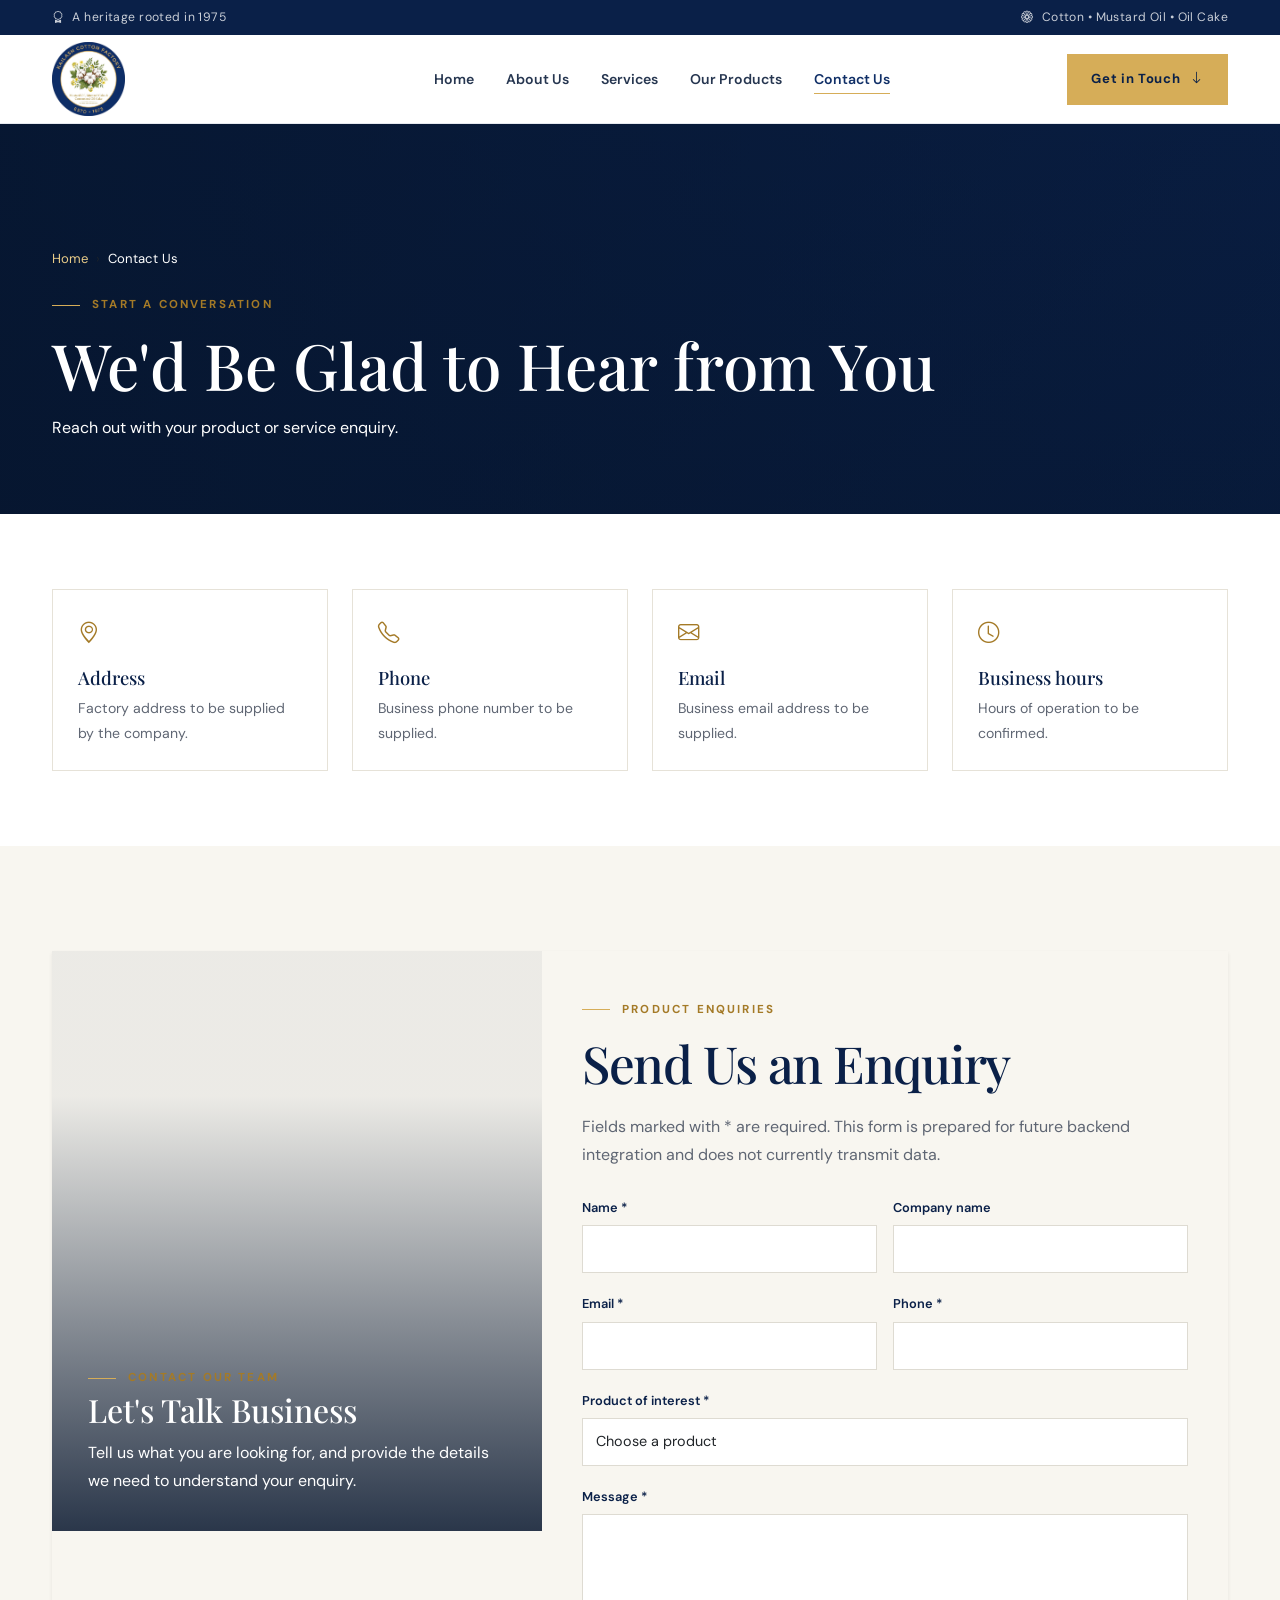
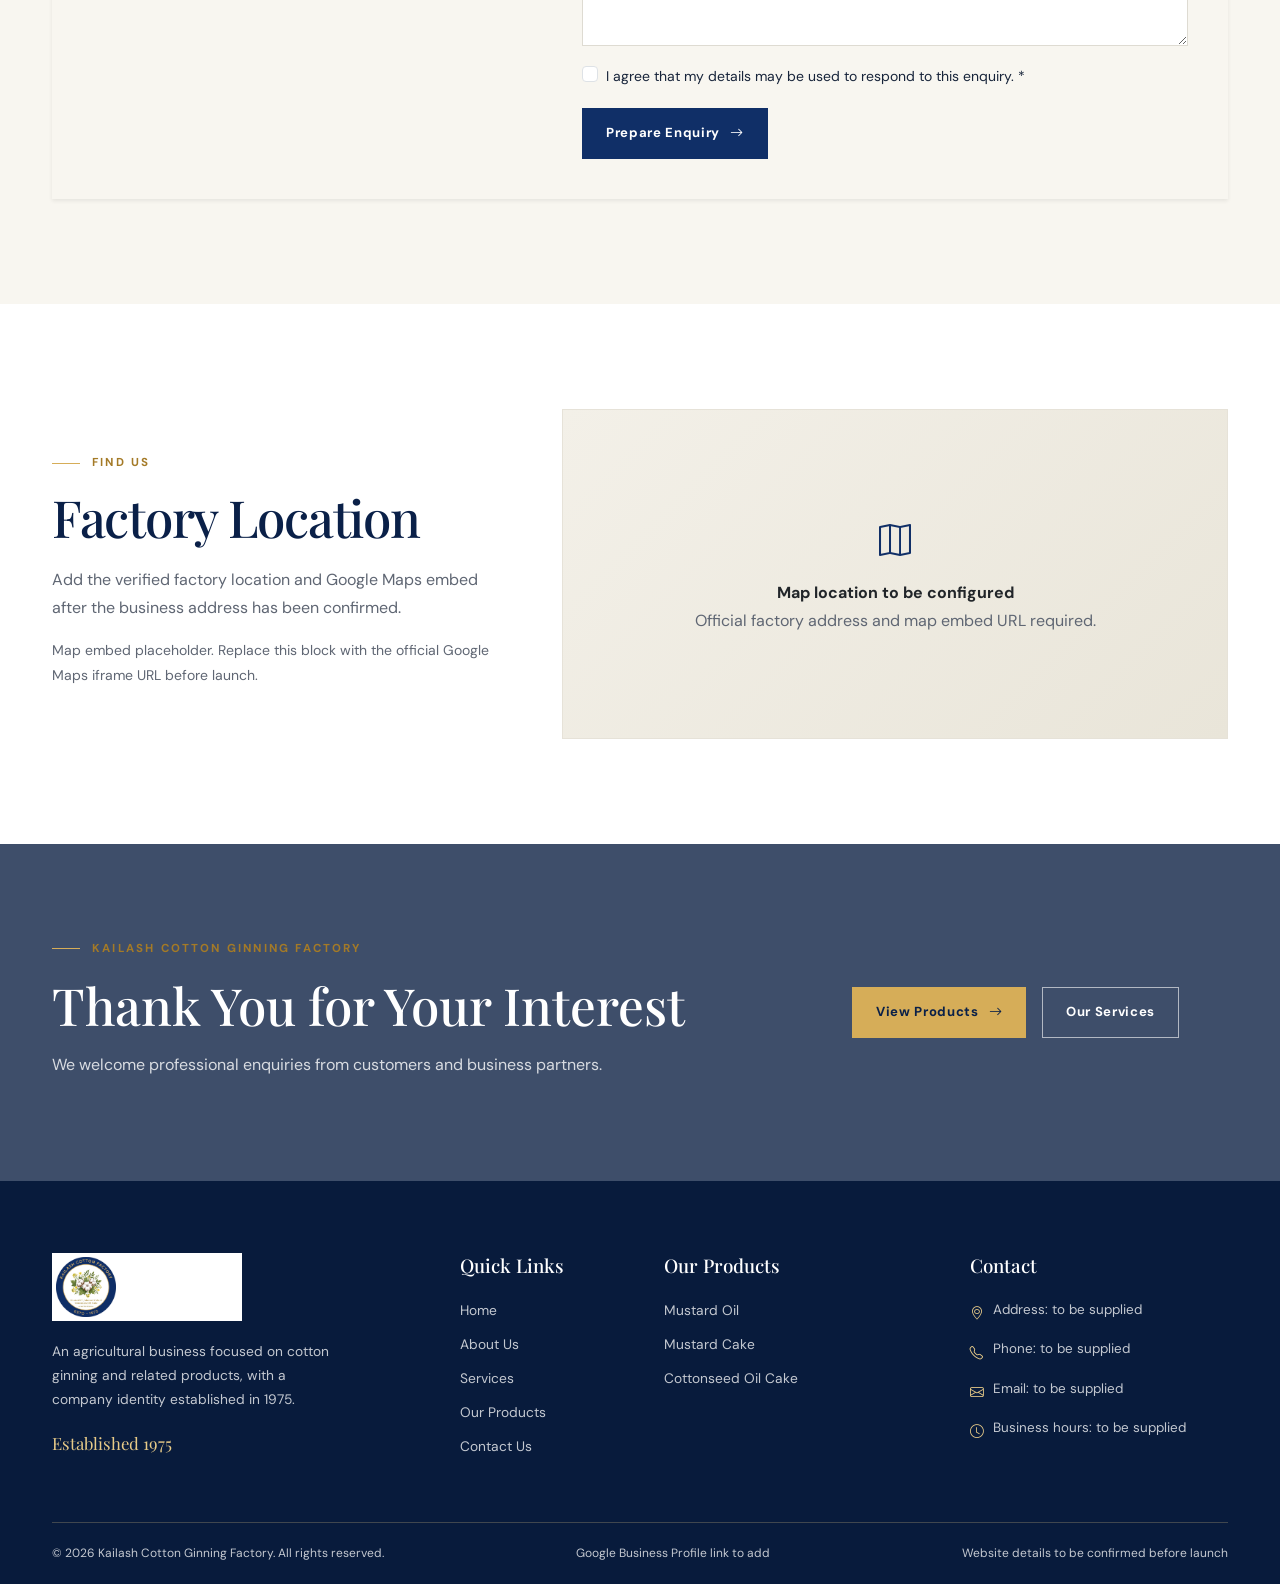
<file: contact.html>
<!doctype html>
<html lang="en">
<head>
<meta charset="utf-8">
<meta name="viewport" content="width=device-width,initial-scale=1">
<title>Contact Us | Kailash Cotton Ginning Factory</title>
<meta name="description" content="Contact Kailash Cotton Ginning Factory to enquire about mustard oil, mustard cake, cottonseed oil cake and related services.">
<meta name="theme-color" content="#0a2048">
<meta property="og:type" content="website">
<meta property="og:title" content="Contact | Kailash Cotton Ginning Factory">
<meta property="og:description" content="Get in touch with us about products and services.">
<link rel="canonical" href="https://YOUR-PRODUCTION-DOMAIN/contact.html">
<link rel="icon" type="image/png" href="assets/images/logo.png">
<link href="https://cdn.jsdelivr.net/npm/bootstrap@5.3.3/dist/css/bootstrap.min.css" rel="stylesheet">
<link rel="stylesheet" href="https://cdn.jsdelivr.net/npm/bootstrap-icons@1.11.3/font/bootstrap-icons.min.css">
<link rel="stylesheet" href="assets/css/style.css">
<link rel="stylesheet" href="assets/css/responsive.css">
<script type="application/ld+json">{"@context":"https://schema.org","@type":"Organization","name":"Kailash Cotton Ginning Factory","foundingDate":"1975"}</script>
</head>
<body>
<a class="skip-link" href="#main">Skip to content</a>
<div class="topbar">
<div class="container topbar-inner">
<span class="topbar-label">
<i class="bi bi-award">
</i> A heritage rooted in 1975</span>
<span class="topbar-label">
<i class="bi bi-flower1">
</i> Cotton • Mustard Oil • Oil Cake</span>
</div>
</div>
<header class="site-header">
<nav class="container nav-wrap" aria-label="Main navigation">
<a class="brand" href="index.html" aria-label="Kailash Cotton Ginning Factory home">
<img src="assets/images/logo.png" alt="Kailash Cotton Ginning Factory logo">
</a>
<button class="nav-toggle" aria-label="Toggle navigation" aria-expanded="false" aria-controls="primary-menu">
<i class="bi bi-list">
</i>
</button>
<ul class="nav-links" id="primary-menu">
<li>
<a href="index.html">Home</a>
</li>
<li>
<a href="about.html">About Us</a>
</li>
<li>
<a href="services.html">Services</a>
</li>
<li>
<a href="products.html">Our Products</a>
</li>
<li>
<a href="contact.html" aria-current="page">Contact Us</a>
</li>
</ul>
<a class="btn-gold nav-cta" href="#enquiry">Get in Touch <i class="bi bi-arrow-down">
</i>
</a>
</nav>
</header>
<main id="main">
<section class="page-hero contact-hero">
<div class="container">
<nav aria-label="Breadcrumb">
<ol class="breadcrumb">
<li class="breadcrumb-item">
<a href="index.html">Home</a>
</li>
<li class="breadcrumb-item active" aria-current="page">Contact Us</li>
</ol>
</nav>
<span class="eyebrow mt-4">Start a conversation</span>
<h1>We'd Be Glad to Hear from You</h1>
<p class="mb-0">Reach out with your product or service enquiry.</p>
</div>
</section>
<section class="section-pad-sm">
<div class="container">
<div class="row g-4">
<div class="col-sm-6 col-lg-3">
<article class="info-card">
<i class="bi bi-geo-alt">
</i>
<h3>Address</h3>
<p>Factory address to be supplied by the company.</p>
</article>
</div>
<div class="col-sm-6 col-lg-3">
<article class="info-card">
<i class="bi bi-telephone">
</i>
<h3>Phone</h3>
<p>Business phone number to be supplied.</p>
</article>
</div>
<div class="col-sm-6 col-lg-3">
<article class="info-card">
<i class="bi bi-envelope">
</i>
<h3>Email</h3>
<p>Business email address to be supplied.</p>
</article>
</div>
<div class="col-sm-6 col-lg-3">
<article class="info-card">
<i class="bi bi-clock">
</i>
<h3>Business hours</h3>
<p>Hours of operation to be confirmed.</p>
</article>
</div>
</div>
</div>
</section>
<section class="section-pad bg-ivory" id="enquiry">
<div class="container">
<div class="row g-0 shadow-sm">
<div class="col-lg-5">
<div class="contact-image contact-factory">
<div class="contact-image-content">
<span class="eyebrow">Contact our team</span>
<h3>Let's Talk Business</h3>
<p class="mb-0">Tell us what you are looking for, and provide the details we need to understand your enquiry.</p>
</div>
</div>
</div>
<div class="col-lg-7">
<div class="form-panel">
<span class="eyebrow">Product enquiries</span>
<h2 class="section-heading">Send Us an Enquiry</h2>
<p class="text-muted-custom mb-4">Fields marked with * are required. This form is prepared for future backend integration and does not currently transmit data.</p>
<form class="enquiry-form" action="" method="post">
<div class="row g-3">
<div class="col-md-6">
<label class="form-label" for="contact-name">Name *</label>
<input class="form-control" id="contact-name" name="name" autocomplete="name" required>
</div>
<div class="col-md-6">
<label class="form-label" for="contact-company">Company name</label>
<input class="form-control" id="contact-company" name="company" autocomplete="organization">
</div>
<div class="col-md-6">
<label class="form-label" for="contact-email">Email *</label>
<input class="form-control" id="contact-email" name="email" type="email" autocomplete="email" required>
</div>
<div class="col-md-6">
<label class="form-label" for="contact-phone">Phone *</label>
<input class="form-control" id="contact-phone" name="phone" type="tel" autocomplete="tel" required>
</div>
<div class="col-12">
<label class="form-label" for="contact-product">Product of interest *</label>
<select class="form-select" id="contact-product" name="product" required>
<option value="">Choose a product</option>
<option>Mustard Oil</option>
<option>Mustard Cake</option>
<option>Cottonseed Oil Cake</option>
<option>Other</option>
</select>
</div>
<div class="col-12">
<label class="form-label" for="contact-message">Message *</label>
<textarea class="form-control" id="contact-message" name="message" required>
</textarea>
</div>
<div class="col-12">
<div class="form-check">
<input class="form-check-input" type="checkbox" value="yes" id="contact-consent" required>
<label class="form-check-label small" for="contact-consent">I agree that my details may be used to respond to this enquiry. *</label>
</div>
</div>
<div class="col-12">
<div class="form-message alert alert-warning" aria-live="polite">
</div>
<button class="btn-navy" type="submit">Prepare Enquiry <i class="bi bi-arrow-right">
</i>
</button>
</div>
</div>
</form>
</div>
</div>
</div>
</div>
</section>
<section class="section-pad">
<div class="container">
<div class="row align-items-center g-5">
<div class="col-lg-5">
<span class="eyebrow">Find us</span>
<h2 class="section-heading">Factory Location</h2>
<p class="text-muted-custom">Add the verified factory location and Google Maps embed after the business address has been confirmed.</p>
<p class="small text-muted-custom">Map embed placeholder. Replace this block with the official Google Maps iframe URL before launch.</p>
</div>
<div class="col-lg-7">
<div class="map-placeholder" role="note">
<div>
<i class="bi bi-map">
</i>
<strong class="d-block text-dark">Map location to be configured</strong>
<span>Official factory address and map embed URL required.</span>
</div>
</div>
</div>
</div>
</div>
</section>
<section class="cta-band cta-fields">
<div class="container">
<div class="row align-items-center">
<div class="col-lg-8">
<span class="eyebrow">Kailash Cotton Ginning Factory</span>
<h2>Thank You for Your Interest</h2>
<p>We welcome professional enquiries from customers and business partners.</p>
</div>
<div class="col-lg-4 d-flex flex-wrap gap-3 mt-3 mt-lg-0">
<a class="btn-gold" href="products.html">View Products <i class="bi bi-arrow-right">
</i>
</a>
<a class="btn-outline-light" href="services.html">Our Services</a>
</div>
</div>
</div>
</section>
</main>
<footer class="site-footer">
<div class="container">
<div class="row g-5">
<div class="col-lg-4 footer-about">
<a href="index.html">
<img class="footer-logo" src="assets/images/logo.png" alt="Kailash Cotton Ginning Factory logo">
</a>
<p>An agricultural business focused on cotton ginning and related products, with a company identity established in 1975.</p>
<span class="footer-established">Established 1975</span>
</div>
<div class="col-6 col-lg-2">
<h2 class="footer-title">Quick Links</h2>
<ul class="footer-links">
<li>
<a href="index.html">Home</a>
</li>
<li>
<a href="about.html">About Us</a>
</li>
<li>
<a href="services.html">Services</a>
</li>
<li>
<a href="products.html">Our Products</a>
</li>
<li>
<a href="contact.html">Contact Us</a>
</li>
</ul>
</div>
<div class="col-6 col-lg-3">
<h2 class="footer-title">Our Products</h2>
<ul class="footer-links">
<li>
<a href="products.html#mustard-oil">Mustard Oil</a>
</li>
<li>
<a href="products.html#mustard-cake">Mustard Cake</a>
</li>
<li>
<a href="products.html#cottonseed-oil-cake">Cottonseed Oil Cake</a>
</li>
</ul>
</div>
<div class="col-lg-3">
<h2 class="footer-title">Contact</h2>
<div class="footer-contact">
<i class="bi bi-geo-alt">
</i>
<span>Address: to be supplied</span>
</div>
<div class="footer-contact">
<i class="bi bi-telephone">
</i>
<span>Phone: to be supplied</span>
</div>
<div class="footer-contact">
<i class="bi bi-envelope">
</i>
<span>Email: to be supplied</span>
</div>
<div class="footer-contact">
<i class="bi bi-clock">
</i>
<span>Business hours: to be supplied</span>
</div>
</div>
</div>
<div class="footer-bottom">
<span>© 2026 Kailash Cotton Ginning Factory. All rights reserved.</span>
<span>Google Business Profile link to add</span>
<span>Website details to be confirmed before launch</span>
</div>
</div>
</footer>
<a class="back-top" href="#main" aria-label="Back to top">
<i class="bi bi-arrow-up">
</i>
</a>
<script src="assets/js/main.js" defer>
</script>
</body>
</html>
</file>
<file: assets/css/style.css>
@import url('https://fonts.googleapis.com/css2?family=DM+Sans:wght@400;500;600;700&family=Playfair+Display:wght@500;600;700&display=swap');

:root{--navy:#102f67;--deep:#0a2048;--gold:#d6ad58;--gold-light:#e8cb88;--ivory:#f8f6f0;--ink:#17243a;--muted:#5f6673;--line:#e6e2d8;--white:#fff;--serif:'Playfair Display',Georgia,serif;--sans:'DM Sans',Arial,sans-serif;--shadow:0 20px 60px rgba(10,32,72,.12)}

*{box-sizing:border-box}
html{scroll-behavior:smooth;scroll-padding-top:100px}
body{margin:0;color:var(--ink);font-family:var(--sans);font-size:16px;line-height:1.75;background:#fff;overflow-x:hidden}
img{max-width:100%;height:auto}
a{color:inherit;text-decoration:none}
button,input,select,textarea{font:inherit}
::selection{background:var(--gold-light);color:var(--deep)}
.container{max-width:1200px}
.serif{font-family:var(--serif)}
.eyebrow{display:inline-flex;align-items:center;gap:12px;color:#a47a27;text-transform:uppercase;font-size:.72rem;font-weight:700;letter-spacing:.19em}
.eyebrow:before{content:"";width:28px;height:1px;background:var(--gold)}
.section-heading{font-family:var(--serif);font-size:clamp(2.1rem,4vw,3.45rem);line-height:1.13;color:var(--deep);font-weight:500;letter-spacing:-.025em;margin:15px 0 20px}
.section-lead{font-size:1.06rem;color:var(--muted);max-width:650px}
.section-pad{padding:105px 0}
.section-pad-sm{padding:75px 0}
.bg-ivory{background:var(--ivory)}
.text-muted-custom{color:var(--muted)}


.topbar{background:var(--deep);color:rgba(255,255,255,.78);font-size:.76rem;letter-spacing:.035em;padding:7px 0}
.topbar-inner{display:flex;justify-content:space-between;align-items:center;gap:16px}
.topbar-label{display:flex;align-items:center;gap:8px}
.site-header{position:sticky;top:0;z-index:1000;background:rgba(255,255,255,.97);border-bottom:1px solid rgba(16,47,103,.1);transition:box-shadow .25s ease}
.site-header.is-scrolled{box-shadow:0 8px 30px rgba(10,32,72,.1)}
.nav-wrap{min-height:88px;display:flex;align-items:center;justify-content:space-between;gap:28px}
.brand{display:flex;align-items:center;min-width:180px}
.brand img{display:block;width:205px;max-height:74px;object-fit:contain;object-position:left center}
.nav-links{display:flex;align-items:center;gap:clamp(16px,2.5vw,34px);list-style:none;padding:0;margin:0}
.nav-links a{font-size:.88rem;font-weight:600;color:#263650;position:relative;padding:10px 0}
.nav-links a:after{position:absolute;content:"";height:1px;left:0;bottom:4px;width:0;background:var(--gold);transition:width .25s}
.nav-links a:hover:after,.nav-links a[aria-current="page"]:after{width:100%}
.nav-links a[aria-current="page"]{color:var(--navy)}
.nav-cta{white-space:nowrap}
.nav-toggle{display:none;border:1px solid var(--line);background:white;color:var(--deep);width:44px;height:44px;align-items:center;justify-content:center;font-size:1.35rem}
.btn-gold,.btn-outline-light,.btn-navy{display:inline-flex;align-items:center;justify-content:center;gap:10px;padding:13px 23px;border:1px solid var(--gold);font-size:.82rem;letter-spacing:.05em;font-weight:700;transition:all .25s ease}
.btn-gold{background:var(--gold);color:var(--deep)}
.btn-gold:hover{background:var(--gold-light);border-color:var(--gold-light);color:var(--deep);transform:translateY(-2px)}
.btn-navy{background:var(--navy);border-color:var(--navy);color:#fff}
.btn-navy:hover{background:var(--deep);color:#fff;transform:translateY(-2px)}
.btn-outline-light{border-color:rgba(255,255,255,.6);color:#fff;background:transparent}
.btn-outline-light:hover{background:#fff;color:var(--deep)}
.text-link{font-size:.85rem;color:var(--navy);font-weight:700;display:inline-flex;gap:10px;align-items:center;border-bottom:1px solid var(--gold);padding-bottom:4px}
.text-link i{transition:transform .2s}
.text-link:hover i{transform:translateX(4px)}


.hero{position:relative;min-height:min(730px,calc(100vh - 108px));display:flex;align-items:center;color:#fff;background:#182b3e;overflow:hidden}
.hero-slide{position:absolute;inset:0;opacity:0;visibility:hidden;transition:opacity .9s ease,visibility .9s}
.hero-slide.is-active{opacity:1;visibility:visible}
.hero-slide:before{content:"";position:absolute;inset:0;background:linear-gradient(90deg,rgba(6,21,45,.83) 0%,rgba(6,21,45,.65) 45%,rgba(6,21,45,.16) 100%),linear-gradient(0deg,rgba(6,21,45,.25),transparent 50%);z-index:1}
.hero-bg{position:absolute;inset:0;background-size:cover;background-position:center;transform:scale(1.04);transition:transform 7s ease}
.hero-slide.is-active .hero-bg{transform:scale(1)}
.hero-content{position:relative;z-index:2;width:min(760px,100%);padding:100px 0 130px}
.hero .eyebrow{color:var(--gold-light)}
.hero h1{font:500 clamp(3rem,6vw,5.75rem)/1.05 var(--serif);letter-spacing:-.035em;margin:22px 0}
.hero p{font-size:clamp(1rem,1.5vw,1.18rem);max-width:600px;color:rgba(255,255,255,.84);margin-bottom:32px}
.hero-actions{display:flex;gap:13px;flex-wrap:wrap}
.hero-controls{position:absolute;z-index:5;bottom:38px;left:50%;transform:translateX(-50%);display:flex;align-items:center;justify-content:space-between;width:min(1200px,calc(100% - 48px));pointer-events:none}
.hero-control,.hero-dot{pointer-events:auto}
.hero-control{border:1px solid rgba(255,255,255,.45);color:white;background:rgba(10,32,72,.18);width:45px;height:45px;display:grid;place-items:center;transition:.2s}
.hero-control:hover{background:var(--gold);color:var(--deep)}
.hero-dots{display:flex;gap:10px;position:absolute;left:50%;transform:translateX(-50%)}
.hero-dot{width:8px;height:8px;border-radius:50%;border:0;padding:0;background:rgba(255,255,255,.5);transition:.2s}
.hero-dot.is-active{background:var(--gold);width:26px;border-radius:8px}

.page-hero{position:relative;min-height:390px;display:flex;align-items:end;padding:72px 0;color:#fff;background-position:center;background-size:cover;background-color:var(--deep)}
.page-hero:before{content:"";position:absolute;inset:0;background:linear-gradient(90deg,rgba(6,21,45,.82),rgba(6,21,45,.28)),linear-gradient(0deg,rgba(6,21,45,.35),transparent)}
.page-hero .container{position:relative;z-index:1}
.page-hero h1{font:500 clamp(2.8rem,5vw,4.6rem)/1.08 var(--serif);margin:15px 0}
.breadcrumb{--bs-breadcrumb-divider:'›';margin:0;color:rgba(255,255,255,.73);font-size:.82rem}
.breadcrumb-item a{color:var(--gold-light)}
.breadcrumb-item.active{color:#fff}


.editorial-media{position:relative;padding:0 35px 40px 0}
.editorial-media>img{width:100%;height:520px;object-fit:cover;display:block}
.editorial-media .editorial-main{width:92%;height:500px}
.editorial-media .editorial-inset{position:absolute;right:0;bottom:48px;width:48%;height:220px;object-fit:cover;border:8px solid #fff;box-shadow:0 14px 36px rgba(10,32,72,.18)}
.editorial-media:after{content:"";position:absolute;right:0;bottom:0;width:65%;height:80%;border:1px solid var(--gold);z-index:-1}
.established-badge{position:absolute;left:-18px;top:28px;background:var(--deep);color:white;width:136px;height:136px;border:1px solid var(--gold);display:grid;align-content:center;justify-items:center;text-align:center;line-height:1.2;z-index:2}
.established-badge small{font-size:.57rem;color:var(--gold-light);letter-spacing:.16em;margin-bottom:5px}
.established-badge strong{font:500 2rem var(--serif);color:var(--gold-light)}
.established-badge span{font-size:.61rem;text-transform:uppercase;letter-spacing:.1em;margin-top:5px}
.editorial-caption{position:absolute;left:0;bottom:9px;color:#7a6640;font-size:.67rem;letter-spacing:.08em;text-transform:uppercase}
.editorial-caption span{color:#ad842f;margin-right:8px}
.story-highlights{display:grid;grid-template-columns:repeat(3,1fr);margin:26px 0 25px;border-top:1px solid var(--line);border-bottom:1px solid var(--line)}
.story-highlights>div{padding:15px 12px 15px 0;border-right:1px solid var(--line)}
.story-highlights>div+div{padding-left:16px}
.story-highlights>div:last-child{border-right:0}
.story-highlights strong{display:block;font:500 1.12rem var(--serif);color:var(--navy);line-height:1.25}
.story-highlights span{display:block;margin-top:4px;color:var(--muted);font-size:.66rem;line-height:1.35;letter-spacing:.055em;text-transform:uppercase}
.about-simple{background:#fff}
.about-simple .editorial-media{padding:0}
.about-simple .editorial-media:after,.about-simple .editorial-inset,.about-simple .editorial-caption{display:none}
.about-simple .editorial-media .editorial-main{width:100%;height:485px}
.about-simple .established-badge{left:auto;top:auto;right:14px;bottom:14px;width:auto;height:auto;padding:10px 16px;display:flex;align-items:center;gap:9px}
.about-simple .established-badge small{display:none}
.about-simple .established-badge strong{font-size:1.25rem}
.about-simple .established-badge span{font-size:.6rem;margin:0}
.about-points{display:grid;grid-template-columns:repeat(4,minmax(0,1fr));gap:12px;margin:23px 0 24px}
.about-point{display:flex;align-items:center;gap:9px;min-width:0}
.about-point>i{flex:0 0 38px;width:38px;height:38px;border:1px solid var(--gold);border-radius:50%;display:grid;place-items:center;color:var(--navy);font-size:.95rem}
.about-point strong,.about-point small{display:block;line-height:1.3}
.about-point strong{font-size:.68rem;color:var(--deep)}
.about-point small{font-size:.61rem;color:var(--muted);margin-top:3px}
.story-copy p{color:var(--muted)}
.product-card{height:100%;background:#fff;border:1px solid #ece9e1;border-radius:14px;overflow:hidden;transition:transform .3s ease,box-shadow .3s ease,border-color .3s ease}
.product-card:hover{transform:translateY(-7px);box-shadow:0 22px 48px rgba(10,32,72,.16);border-color:rgba(214,173,88,.7)}
.product-card-img{width:100%;height:275px;object-fit:cover;display:block;transition:transform .55s ease}
.product-card:hover .product-card-img{transform:scale(1.045)}
.product-card-body{padding:25px 26px 28px}
.product-card h3{font:500 1.55rem var(--serif);color:var(--deep);margin:0 0 10px}
.product-card p{font-size:.92rem;color:var(--muted);min-height:78px;margin-bottom:18px}
.product-index{font-size:.68rem;letter-spacing:.13em;color:#a47a27;border-bottom:1px solid var(--gold);padding-bottom:10px;display:block;margin-bottom:16px}
.service-card{height:100%;padding:34px 30px;border-top:2px solid var(--gold);background:#fff}
.service-icon{width:55px;height:55px;border:1px solid var(--gold-light);color:var(--navy);display:grid;place-items:center;font-size:1.45rem;margin-bottom:24px}
.service-card h3{font:500 1.43rem var(--serif);color:var(--deep);margin-bottom:12px}
.service-card p{font-size:.92rem;color:var(--muted);margin:0}
.services-overview{background:var(--ivory)}
.services-intro .section-heading{max-width:320px}
.services-intro .section-lead{font-size:1rem}
.service-list{background:#fff;border:1px solid #e8e3d8}
.service-row{display:grid;grid-template-columns:36px 48px minmax(0,1fr) 38px;align-items:center;gap:17px;padding:22px 24px;border-bottom:1px solid #ece8df;transition:background .25s ease,padding .25s ease}
.service-row:last-child{border-bottom:0}
.service-row:hover{background:#fffdf8;padding-left:29px}
.service-row-number{font:500 .86rem var(--serif);color:#a47a27}
.service-row-icon{width:46px;height:46px;border:1px solid var(--gold-light);border-radius:50%;display:grid;place-items:center;color:var(--navy);font-size:1.15rem}
.service-row-copy h3{font:500 1.28rem var(--serif);color:var(--deep);margin:0 0 5px}
.service-row-copy p{font-size:.84rem;color:var(--muted);line-height:1.55;margin:0}
.service-row-link{width:36px;height:36px;display:grid;place-items:center;color:var(--navy);border:1px solid transparent;transition:all .2s ease}
.service-row-link:hover{color:#fff;background:var(--navy);border-color:var(--navy)}
.process-strip{display:grid;grid-template-columns:repeat(4,1fr);position:relative;gap:0}
.process-strip:before{content:"";height:1px;background:#d9c489;position:absolute;top:24px;left:12.5%;right:12.5%}
.process-step{position:relative;padding:0 22px;text-align:center}
.process-number{width:48px;height:48px;margin:0 auto 20px;border:1px solid var(--gold);border-radius:50%;display:grid;place-items:center;background:var(--ivory);color:var(--deep);font:500 1.1rem var(--serif);position:relative;z-index:1}
.process-step h3{font:500 1.2rem var(--serif);color:var(--deep);margin-bottom:9px}
.process-step p{font-size:.86rem;color:var(--muted)}

.values-band{background:var(--deep);color:#fff;padding:88px 0;position:relative;overflow:hidden}
.values-band:after{content:"";position:absolute;right:-70px;top:-170px;width:480px;height:480px;border:1px solid rgba(214,173,88,.14);border-radius:50%;box-shadow:0 0 0 45px rgba(214,173,88,.025),0 0 0 90px rgba(214,173,88,.02)}
.value-item{height:100%;padding:25px 22px;border-left:1px solid rgba(232,203,136,.4)}
.value-item i{font-size:1.45rem;color:var(--gold-light)}
.value-item h3{font:500 1.25rem var(--serif);margin:14px 0 7px}
.value-item p{font-size:.88rem;color:rgba(255,255,255,.68);margin:0}
.highlight-row{display:grid;grid-template-columns:repeat(4,1fr);border-top:1px solid var(--line);border-bottom:1px solid var(--line)}
.highlight{padding:27px 22px;border-right:1px solid var(--line);text-align:center}
.highlight:last-child{border:0}
.highlight strong{display:block;font:500 2rem var(--serif);color:var(--navy)}
.highlight span{font-size:.75rem;letter-spacing:.08em;text-transform:uppercase;color:var(--muted)}
.review-placeholder{border:1px solid var(--line);height:100%;padding:28px;background:var(--white)}
.review-rating{color:#8a6b2b;font-size:.72rem;font-weight:700;letter-spacing:.08em;text-transform:uppercase;border-bottom:1px solid var(--gold-light);padding-bottom:11px;margin-bottom:15px;display:inline-block}
.review-placeholder p{color:var(--muted);font-size:.9rem}
.review-placeholder small{color:#8b9097}
.review-config{padding:12px 16px;border-left:2px solid var(--gold);background:#fbf8ef;color:#68645a;font-size:.82rem;margin-top:20px}

.gallery-carousel{position:relative}
.gallery-carousel-controls{display:flex;justify-content:flex-end;gap:9px;margin-bottom:14px}
.gallery-carousel-button{width:43px;height:43px;display:grid;place-items:center;border:1px solid #d9d2c2;background:#fff;color:var(--navy);transition:background .2s,color .2s,border-color .2s}
.gallery-carousel-button:hover:not(:disabled){background:var(--navy);border-color:var(--navy);color:#fff}
.gallery-carousel-button:disabled{opacity:.4;cursor:not-allowed}
.gallery-track{display:flex;gap:16px;overflow-x:auto;scroll-behavior:smooth;scroll-snap-type:x mandatory;scrollbar-width:none;padding:0 1px 8px}
.gallery-track::-webkit-scrollbar{display:none}
.gallery-item{position:relative;flex:0 0 calc((100% - 32px)/3);aspect-ratio:4/3;overflow:hidden;background:#ddd;cursor:zoom-in;scroll-snap-align:start;border:0;border-radius:14px;padding:0;text-align:left;font:inherit;isolation:isolate;box-shadow:0 10px 26px rgba(10,32,72,.1);transition:transform .3s ease,box-shadow .3s ease}
.gallery-item:hover{transform:translateY(-4px);box-shadow:0 18px 34px rgba(10,32,72,.17)}
.gallery-item img{width:100%;height:100%;object-fit:cover;display:block;transition:transform .6s}
.gallery-item:hover img{transform:scale(1.05)}
.gallery-item:after{content:"";position:absolute;inset:0;background:linear-gradient(0deg,rgba(10,32,72,.55),transparent 50%);opacity:.7}
.gallery-caption{position:absolute;left:18px;bottom:13px;color:#fff;z-index:1;font-size:.78rem;letter-spacing:.04em;display:flex;align-items:center;gap:10px}.gallery-caption small{font-size:.63rem;color:var(--gold-light);letter-spacing:.13em;border-right:1px solid rgba(255,255,255,.55);padding-right:10px}
.lightbox{position:fixed;inset:0;z-index:2000;background:rgba(4,14,32,.94);display:none;align-items:center;justify-content:center;padding:50px}
.lightbox.is-open{display:flex}
.lightbox img{max-width:min(1100px,90vw);max-height:82vh;object-fit:contain}
.lightbox-close{position:absolute;right:28px;top:20px;color:white;background:none;border:1px solid rgba(255,255,255,.6);width:46px;height:46px;font-size:1.5rem}
.lightbox-caption{position:absolute;bottom:22px;color:white;font-size:.9rem}
.cta-band{position:relative;padding:86px 0;background-size:cover;background-position:center;color:white}
.cta-band:before{position:absolute;content:"";inset:0;background:rgba(8,29,65,.78)}
.cta-band .container{position:relative;z-index:1}
.cta-band h2{font:500 clamp(2.2rem,4vw,3.4rem) var(--serif);margin:12px 0}
.cta-band p{color:rgba(255,255,255,.8);max-width:600px}
.contact-image{position:relative;min-height:580px;background-position:center;background-size:cover;display:flex;align-items:end;padding:36px;color:#fff}
.contact-image:before{content:"";position:absolute;inset:0;background:linear-gradient(0deg,rgba(6,21,45,.85),rgba(6,21,45,.05) 75%)}
.contact-image-content{position:relative;z-index:1}
.contact-image h3{font:500 2rem var(--serif)}
.form-panel{padding:40px;background:var(--ivory);height:100%}
.form-label{font-weight:600;font-size:.8rem;color:var(--deep);margin-bottom:6px}
.form-control,.form-select{border:1px solid #dedbd2;border-radius:0;background:#fff;padding:12px 13px;font-size:.9rem;min-height:48px}
.form-control:focus,.form-select:focus{border-color:var(--gold);box-shadow:0 0 0 .2rem rgba(214,173,88,.18)}
textarea.form-control{min-height:132px}
.form-check-input:checked{background-color:var(--navy);border-color:var(--navy)}
.form-message{display:none;padding:12px 14px;font-size:.86rem}
.form-message.is-visible{display:block}
.info-card{height:100%;padding:25px;border:1px solid var(--line);background:#fff}
.info-card i{font-size:1.35rem;color:#a47a27}
.info-card h3{font:500 1.15rem var(--serif);margin:12px 0 6px;color:var(--deep)}
.info-card p{font-size:.88rem;color:var(--muted);margin:0}
.map-placeholder{min-height:330px;border:1px solid var(--line);background:linear-gradient(135deg,#f3f0e8,#e9e5d9);display:grid;place-items:center;text-align:center;padding:25px;color:var(--muted)}
.map-placeholder i{display:block;font-size:2rem;color:var(--navy);margin-bottom:10px}

.service-feature{display:grid;grid-template-columns:1fr 1fr;min-height:450px}
.service-feature:nth-child(even) .service-feature-image{order:2}
.service-feature-image{min-height:400px;background-size:cover;background-position:center}
.service-feature-copy{padding:clamp(35px,6vw,76px);display:flex;flex-direction:column;justify-content:center;background:var(--ivory)}
.service-feature-copy h2{font:500 clamp(2rem,3vw,2.8rem)/1.15 var(--serif);color:var(--deep);margin:15px 0}
.service-feature-copy p{color:var(--muted)}
.product-feature{display:grid;grid-template-columns:1.05fr .95fr;align-items:stretch;margin-bottom:42px;border:1px solid var(--line)}
.product-feature:nth-child(even) .product-feature-image{order:2}
.product-feature-image{min-height:390px;width:100%;height:100%;object-fit:cover}
.product-feature-copy{padding:clamp(28px,5vw,60px);align-self:center}
.product-feature-copy h2{font:500 clamp(2rem,3vw,2.8rem) var(--serif);color:var(--deep);margin:12px 0}
.product-feature-copy p{color:var(--muted)}
.application-list{list-style:none;padding:0;margin:20px 0;display:flex;gap:9px;flex-wrap:wrap}
.application-list li{padding:6px 11px;background:#f3f0e8;color:#5a5a58;font-size:.75rem}
.mission-card{padding:38px;border:1px solid var(--line);height:100%}
.mission-card h3{font:500 1.5rem var(--serif);color:var(--deep)}
.mission-card p{color:var(--muted);margin:0}
.subtle-rule{width:50px;height:2px;background:var(--gold);margin:18px 0}

.site-footer{background:#081b3c;color:rgba(255,255,255,.76);padding:72px 0 0}
.footer-logo{width:190px;height:68px;object-fit:contain;object-position:left center;background:#fff;padding:4px}
.footer-about p{max-width:290px;font-size:.86rem;margin:18px 0}
.footer-established{color:var(--gold-light);font-family:var(--serif);font-size:1.05rem}
.footer-title{font:500 1.18rem var(--serif);color:#fff;margin:0 0 20px}
.footer-links{list-style:none;padding:0;margin:0}
.footer-links li{margin:0 0 10px;font-size:.86rem}
.footer-links a:hover{color:var(--gold-light)}
.footer-contact{font-size:.84rem;margin-bottom:12px;display:flex;gap:10px}
.footer-contact i{color:var(--gold-light);margin-top:4px}
.footer-bottom{border-top:1px solid rgba(232,203,136,.25);margin-top:54px;padding:20px 0;font-size:.75rem;display:flex;justify-content:space-between;gap:15px;align-items:center}
.back-top{width:42px;height:42px;border:1px solid var(--gold);display:grid;place-items:center;color:var(--gold-light);position:fixed;right:22px;bottom:22px;z-index:900;background:var(--deep);opacity:0;visibility:hidden;transition:.2s}
.back-top.is-visible{opacity:1;visibility:visible}
.back-top:hover{background:var(--gold);color:var(--deep)}

.reveal{opacity:0;transform:translateY(18px);transition:opacity .7s ease,transform .7s ease}
.reveal.is-visible{opacity:1;transform:none}
.skip-link{position:absolute;left:12px;top:-60px;background:#fff;color:var(--deep);padding:10px 14px;z-index:3000}
.skip-link:focus{top:12px}
:focus-visible{outline:3px solid var(--gold);outline-offset:3px}

.slide-cotton .hero-bg{background-image:url('https://images.unsplash.com/photo-1761069183527-a1a1414ee71f?auto=format&fit=crop&w=2000&q=85')}
.slide-machine .hero-bg{background-image:url('https://images.unsplash.com/photo-1581091226825-a6a2a5aee158?auto=format&fit=crop&w=2000&q=85')}
.slide-fields .hero-bg,.cta-fields{background-image:url('https://images.unsplash.com/photo-1500382017468-9049fed747ef?auto=format&fit=crop&w=1900&q=80')}
.contact-factory{background-image:url('https://images.unsplash.com/photo-1581091226825-a6a2a5aee158?auto=format&fit=crop&w=1000&q=80')}
.about-hero{background-image:url('https://images.unsplash.com/photo-1761069183527-a1a1414ee71f?auto=format&fit=crop&w=1900&q=85')}
.services-hero{background-image:url('https://images.unsplash.com/photo-1581091226825-a6a2a5aee158?auto=format&fit=crop&w=1900&q=85')}
.products-hero{background-image:url('https://images.unsplash.com/photo-1500382017468-9049fed747ef?auto=format&fit=crop&w=1900&q=80')}
.contact-hero{background-image:url('https://images.unsplash.com/photo-1500382017468-9049fed747ef?auto=format&fit=crop&w=1900&q=80')}
.feature-ginning{background-image:url('https://images.unsplash.com/photo-1761069183527-a1a1414ee71f?auto=format&fit=crop&w=1100&q=85')}
.feature-oil{background-image:url('https://images.unsplash.com/photo-1474979266404-7eaacbcd87c5?auto=format&fit=crop&w=1100&q=85')}
.feature-cake{background-image:url('https://images.unsplash.com/photo-1771541897176-44a3e01dc484?auto=format&fit=crop&w=1100&q=85')}
.value-container{position:relative;z-index:1}
.value-summary{color:rgba(255,255,255,.7)}
.value-lead{color:rgba(255,255,255,.78);font-size:1.1rem}
.value-detail{color:rgba(255,255,255,.66)}

@media(prefers-reduced-motion:reduce){*,*:before,*:after{scroll-behavior:auto!important;animation-duration:.01ms!important;animation-iteration-count:1!important;transition-duration:.01ms!important}
.reveal{opacity:1;transform:none}
}
</file>
<file: assets/css/responsive.css>
@media(max-width:991.98px){.nav-wrap{min-height:76px}
.brand img{width:185px}
.nav-toggle{display:flex}
.nav-cta{display:none}
.nav-links{display:none;position:absolute;left:0;right:0;top:100%;background:#fff;padding:15px 24px 22px;border-bottom:1px solid var(--line);box-shadow:0 18px 25px rgba(10,32,72,.1);align-items:stretch;gap:0;flex-direction:column}
.nav-links.is-open{display:flex}
.nav-links li{border-bottom:1px solid #f0eee9}
.nav-links a{display:block;padding:12px 0}
.nav-links li:last-child{border:0}
.hero{min-height:650px}
.hero-content{padding:90px 0 125px}
.editorial-media>img{height:440px}
.editorial-media .editorial-main{height:430px}
.about-simple .editorial-media .editorial-main{height:400px}
.about-points{grid-template-columns:repeat(2,minmax(0,1fr));gap:14px 12px}
.editorial-media .editorial-inset{height:185px}
.established-badge{left:-10px;width:120px;height:120px}
.section-pad{padding:82px 0}
.gallery-item{flex-basis:calc((100% - 16px)/2)}
.service-feature-copy{padding:38px}
.form-panel{padding:32px}
}

@media(max-width:767.98px){body{font-size:15px}
.topbar{font-size:.68rem}
.topbar-inner{justify-content:center}
.topbar-inner .topbar-label:last-child{display:none}
.brand img{width:170px;max-height:64px}
.nav-wrap{min-height:72px}
.hero{min-height:620px}
.hero-content{padding:78px 0 125px}
.hero h1{font-size:clamp(2.7rem,11vw,4rem)}
.hero p{font-size:1rem}
.hero-controls{width:calc(100% - 30px);bottom:25px}
.hero-dots{left:50%;transform:translateX(-50%)}
.hero-control{width:40px;height:40px}
.page-hero{min-height:330px;padding:55px 0}
.section-pad{padding:68px 0}
.section-pad-sm{padding:52px 0}
.section-heading{font-size:clamp(2rem,9vw,2.8rem)}
.editorial-media{padding:0 22px 25px 0;margin-bottom:15px}
.editorial-media>img{height:360px}
.editorial-media .editorial-main{height:355px;width:95%}
.about-simple .editorial-media .editorial-main{height:340px;width:100%}
.editorial-media .editorial-inset{height:150px;width:49%;bottom:42px;border-width:6px}
.established-badge{left:-8px;top:18px;width:104px;height:104px}
.established-badge strong{font-size:1.55rem}
.established-badge small{font-size:.5rem}
.established-badge span{font-size:.52rem}
.editorial-caption{font-size:.57rem;bottom:10px}
.product-card-img{height:230px}
.product-card p{min-height:0}
.process-strip{grid-template-columns:1fr;gap:20px}
.process-strip:before{top:18px;bottom:18px;left:23px;right:auto;width:1px;height:auto}
.process-step{display:grid;grid-template-columns:48px 1fr;text-align:left;column-gap:18px;padding:0}
.process-number{grid-row:span 2;margin:0}
.process-step h3{margin:0 0 4px}
.process-step p{margin:0}
.value-item{padding:20px 15px}
.highlight-row{grid-template-columns:1fr 1fr}
.highlight{padding:22px 10px;border-bottom:1px solid var(--line)}
.highlight:nth-child(2){border-right:0}
.highlight:nth-child(n+3){border-bottom:0}
.highlight strong{font-size:1.65rem}
.gallery-track{gap:12px}
.gallery-item{flex-basis:86%;border-radius:12px}
.gallery-carousel-button{width:40px;height:40px}
.gallery-caption{left:10px;bottom:8px;font-size:.68rem}
.lightbox{padding:20px}
.lightbox-close{right:14px;top:14px}
.cta-band{padding:65px 0}
.contact-image{min-height:360px;padding:25px}
.form-panel{padding:25px 20px}
.service-feature{grid-template-columns:1fr}
.service-feature-image{min-height:280px}
.service-feature:nth-child(even) .service-feature-image{order:0}
.service-feature-copy{padding:34px 24px}
.service-row{grid-template-columns:25px 40px minmax(0,1fr) 30px;gap:10px;padding:17px 13px}
.service-row:hover{padding-left:16px}
.service-row-icon{width:38px;height:38px;font-size:1rem}
.service-row-copy h3{font-size:1.08rem}
.service-row-copy p{font-size:.76rem}
.service-row-link{width:30px;height:30px}
.product-feature{grid-template-columns:1fr;margin-bottom:24px}
.product-feature:nth-child(even) .product-feature-image{order:0}
.product-feature-image{min-height:270px;max-height:310px}
.product-feature-copy{padding:28px 23px}
.footer-bottom{flex-direction:column;align-items:flex-start}
.footer-logo{width:175px}
.map-placeholder{min-height:250px}
}

@media(max-width:390px){.hero-actions .btn-gold,.hero-actions .btn-outline-light{width:100%}
.hero{min-height:650px}
.hero h1{font-size:2.55rem}
.gallery-item{flex-basis:90%}
.about-simple .editorial-media .editorial-main{height:310px}
.brand img{width:155px}
.topbar{font-size:.62rem}
}
</file>
